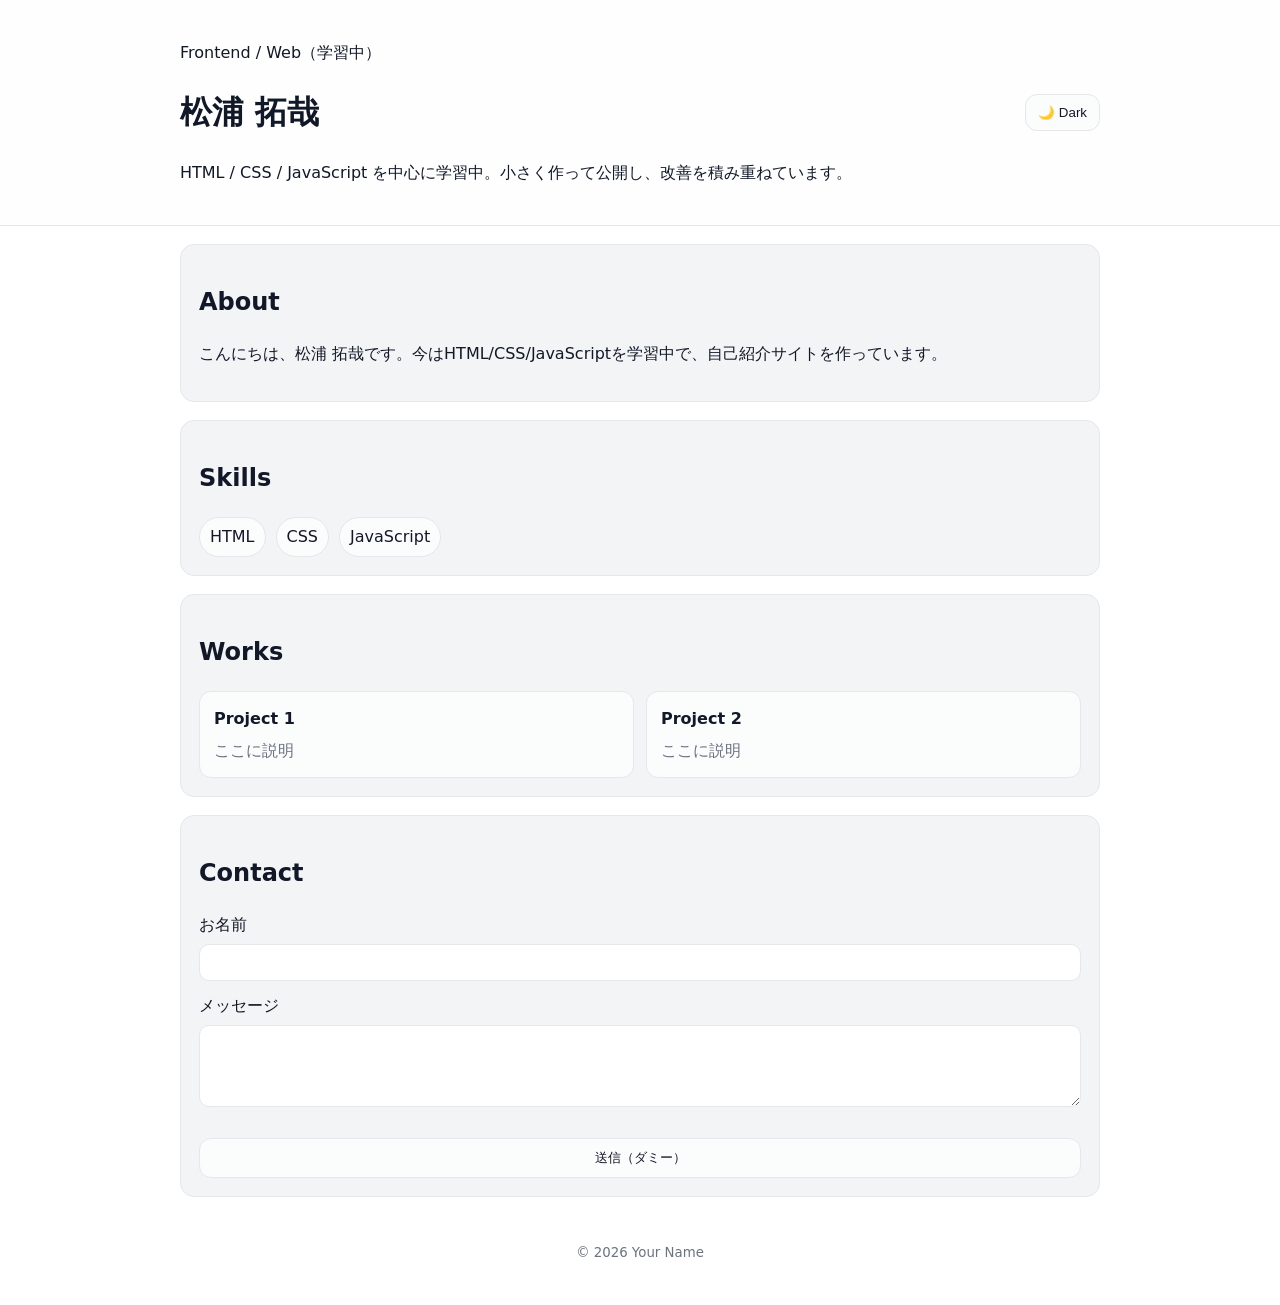
<file: TypeScript/index.html>
<!doctype html>
<html lang="ja">
  <head>
    <meta charset="utf-8" />
    <meta name="viewport" content="width=device-width, initial-scale=1" />
    <title>松浦 拓哉 | Portfolio</title>
    <link rel="stylesheet" href="./style.css" />
  </head>
  <body>
    <header class="header">
      <div class="container header__inner">
        <div>
          <p class="pill">Frontend / Web（学習中）</p>
          <h1 class="hero__title">松浦 拓哉</h1>
          <p class="hero__lead">
            HTML / CSS / JavaScript
            を中心に学習中。小さく作って公開し、改善を積み重ねています。
          </p>
        </div>

        <button
          id="themeToggle"
          class="button"
          type="button"
          aria-pressed="false"
        >
          🌙 Dark
        </button>
      </div>
    </header>

    <main class="container">
      <section id="about" class="card">
        <h2>About</h2>
        <p>
          こんにちは、松浦
          拓哉です。今はHTML/CSS/JavaScriptを学習中で、自己紹介サイトを作っています。
        </p>
      </section>

      <section id="skills" class="card">
        <h2>Skills</h2>
        <ul class="tags">
          <li class="tag">HTML</li>
          <li class="tag">CSS</li>
          <li class="tag">JavaScript</li>
        </ul>
      </section>

      <section id="works" class="card">
        <h2>Works</h2>
        <div class="works">
          <a
            class="work"
            href="https://www.yahoo.co.jp/"
            target="_blank"
            rel="noreferrer"
          >
            <div class="work__title">Project 1</div>
            <div class="work__desc">ここに説明</div>
          </a>
          <a
            class="work"
            href="https://sushida.net/play.html"
            target="_blank"
            rel="noreferrer"
          >
            <div class="work__title">Project 2</div>
            <div class="work__desc">ここに説明</div>
          </a>
        </div>
      </section>

      <section id="contact" class="card">
        <h2>Contact</h2>
        <form id="contactForm" class="form">
          <label>
            お名前
            <input id="nameInput" type="text" autocomplete="name" />
          </label>

          <label>
            メッセージ
            <textarea id="msgInput" rows="4"></textarea>
          </label>

          <p id="formMsg" class="formMsg" aria-live="polite"></p>

          <button class="button" type="submit">送信（ダミー）</button>
        </form>
      </section>

      <footer class="footer">
        <small>© <span id="year"></span> Your Name</small>
      </footer>
    </main>

    <script src="./main.js"></script>
  </body>
</html>
</file>
<file: TypeScript/style.css>
:root{
  --bg:#ffffff;
  --text:#111827;
  --muted:#6b7280;
  --card:#f3f4f6;
  --border:#e5e7eb;
}

:root[data-theme="dark"]{
  --bg:#0b1220;
  --text:#e5e7eb;
  --muted:#9ca3af;
  --card:#111827;
  --border:#1f2937;
}

*{ box-sizing:border-box; }
body{
  margin:0;
  font-family: system-ui, -apple-system, "Segoe UI", Roboto, "Noto Sans JP", Arial, sans-serif;
  background: var(--bg);
  color: var(--text);
  line-height:1.6;
}

.container{
  width:min(920px, 92vw);
  margin:0 auto;
}

.header{
  border-bottom:1px solid var(--border);
  background: color-mix(in srgb, var(--bg) 92%, var(--card));
}
.header__inner{
  padding:24px 0;
  display:flex;
  align-items:center;
  justify-content:space-between;
  gap:12px;
}

.title{ margin:0; font-size:28px; }
.subtitle{ margin:4px 0 0; color:var(--muted); }

.card{
  margin:18px 0;
  padding:18px;
  background: var(--card);
  border:1px solid var(--border);
  border-radius:14px;
}

.tags{
  list-style:none;
  padding:0;
  margin:0;
  display:flex;
  gap:10px;
  flex-wrap:wrap;
}
.tag{
  padding:6px 10px;
  border:1px solid var(--border);
  border-radius:999px;
  background: color-mix(in srgb, var(--bg) 70%, var(--card));
}

.works{
  display:grid;
  grid-template-columns: repeat(auto-fit, minmax(220px, 1fr));
  gap:12px;
}
.work{
  display:block;
  padding:14px;
  border:1px solid var(--border);
  border-radius:12px;
  text-decoration:none;
  color:inherit;
  background: color-mix(in srgb, var(--bg) 70%, var(--card));
}
.work__title{ font-weight:700; }
.work__desc{ color:var(--muted); margin-top:6px; }

.form{
  display:grid;
  gap:12px;
}
input, textarea{
  width:100%;
  margin-top:6px;
  padding:10px;
  border-radius:10px;
  border:1px solid var(--border);
  background: var(--bg);
  color: var(--text);
}
.formMsg{ margin:0; color: var(--muted); }

.button{
  border:1px solid var(--border);
  background: color-mix(in srgb, var(--bg) 70%, var(--card));
  color: var(--text);
  padding:10px 12px;
  border-radius:12px;
  cursor:pointer;
}
.button:hover{ filter:brightness(1.02); }

.footer{
  padding:24px 0 40px;
  color:var(--muted);
  text-align:center;
}
</file>
